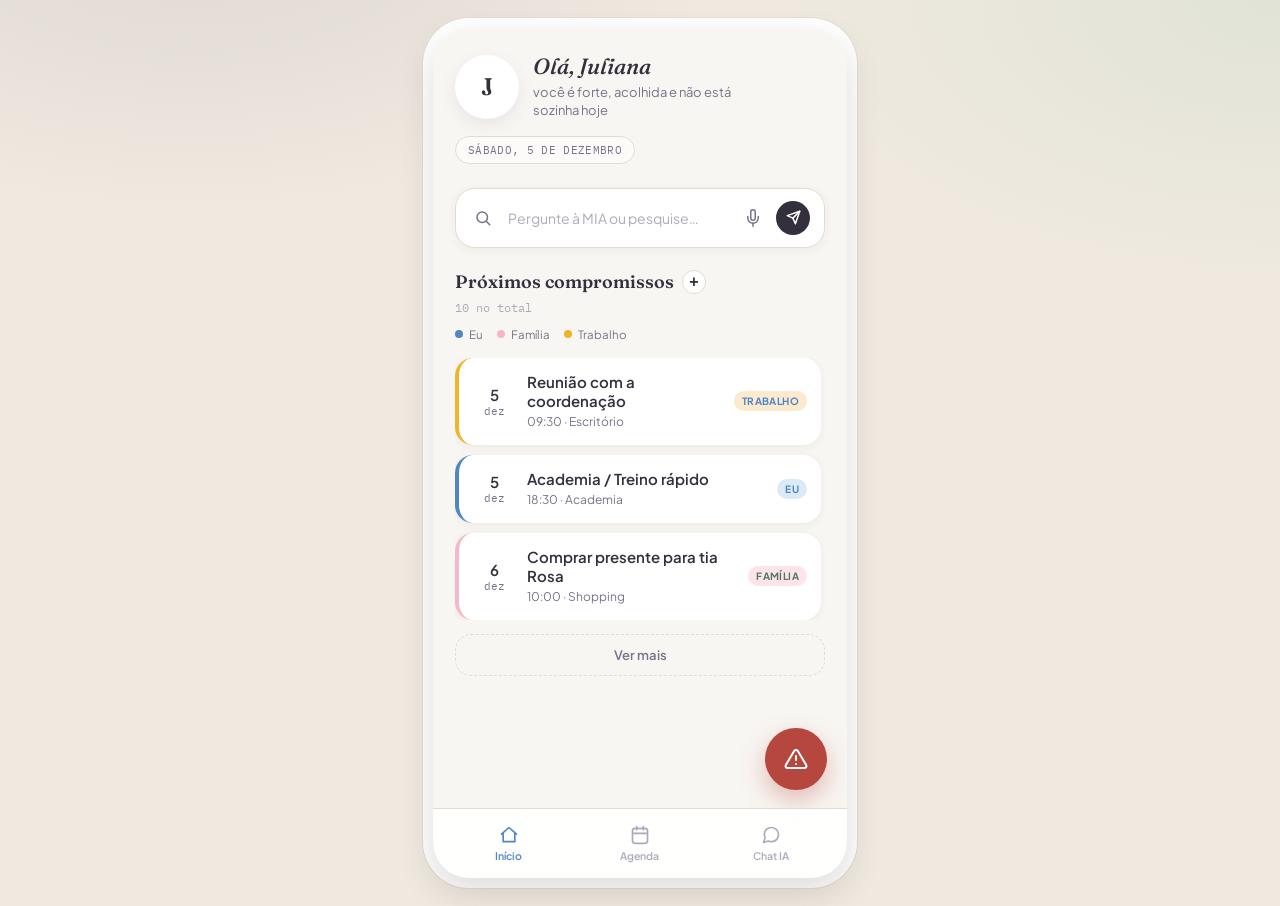
<file: index.html>
<!DOCTYPE html>
<html lang="pt-BR">
<head>
<meta charset="UTF-8">
<meta name="viewport" content="width=device-width, initial-scale=1.0">
<title>MIA</title>

<link rel="stylesheet" href="css/style.css">
<link rel="preconnect" href="https://fonts.googleapis.com">
<link href="https://fonts.googleapis.com/css2?family=Fraunces:ital,opsz,wght@0,9..144,400;0,9..144,600;1,9..144,500;1,9..144,600&family=Plus+Jakarta+Sans:wght@400;500;600;700;800&family=IBM+Plex+Mono:wght@400;500&display=swap" rel="stylesheet">
</head>
<body data-page="home">

<div class="device">

  <!-- ===================== HOME ===================== -->
  <div class="screen active" id="screen-home" style="display:flex; flex-direction:column; height:850px;">

    <header class="top">
      <div class="header-row">
        <div class="avatar-wrap">
          <div class="avatar">J</div>
        </div>
        <div class="greeting-block">
          <p class="greeting">Olá, Juliana</p>
          <p class="affirmation">você é forte, acolhida e não está sozinha hoje</p>
        </div>
      </div>
      <div class="date-pill" id="today-pill">— carregando —</div>
    </header>

    <main>
      <div class="search-bar">
        <button class="icon-btn" aria-label="Buscar">
          <svg width="18" height="18" viewBox="0 0 24 24" fill="none" stroke="currentColor" stroke-width="2" stroke-linecap="round"><circle cx="11" cy="11" r="7"/><line x1="21" y1="21" x2="16.65" y2="16.65"/></svg>
        </button>
        <input id="home-search" type="text" placeholder="Pergunte à MIA ou pesquise…" />
        <button class="icon-btn" id="home-mic" aria-label="Falar">
          <svg width="18" height="18" viewBox="0 0 24 24" fill="none" stroke="currentColor" stroke-width="2" stroke-linecap="round" stroke-linejoin="round"><path d="M12 1a3 3 0 0 0-3 3v8a3 3 0 0 0 6 0V4a3 3 0 0 0-3-3z"/><path d="M19 10v2a7 7 0 0 1-14 0v-2"/><line x1="12" y1="19" x2="12" y2="23"/></svg>
        </button>
        <button class="send-btn" id="home-send" aria-label="Enviar">
          <svg width="15" height="15" viewBox="0 0 24 24" fill="none" stroke="currentColor" stroke-width="2.4" stroke-linecap="round" stroke-linejoin="round"><line x1="22" y1="2" x2="11" y2="13"/><polygon points="22 2 15 22 11 13 2 9 22 2"/></svg>
        </button>
      </div>

      <div class="section-title">
        <div class="section-title-main">
          <div class="section-title-row">
            <h2>Próximos compromissos</h2>
            <button class="mini-add-btn" id="btn-add-task-inline" aria-label="Adicionar tarefa">+</button>
          </div>
          <span id="task-count">0 no total</span>
        </div>
      </div>

      <div class="legend">
        <div class="legend-item"><span class="dot eu"></span> Eu</div>
        <div class="legend-item"><span class="dot familia"></span> Família</div>
        <div class="legend-item"><span class="dot trabalho"></span> Trabalho</div>
      </div>

      <div class="task-list" id="task-list"></div>

      <button class="ver-mais" id="ver-mais-btn">Ver mais</button>
    </main>

    <button class="fab-emergency" id="btn-emergency" aria-label="Emergência">
      <svg width="24" height="24" viewBox="0 0 24 24" fill="none" stroke="#fff" stroke-width="2" stroke-linecap="round" stroke-linejoin="round"><path d="M10.29 3.86L1.82 18a2 2 0 0 0 1.71 3h16.94a2 2 0 0 0 1.71-3L13.71 3.86a2 2 0 0 0-3.42 0z"/><line x1="12" y1="9" x2="12" y2="13"/><line x1="12" y1="17" x2="12.01" y2="17"/></svg>
    </button>

  </div>

  <!-- ===================== TAB BAR ===================== -->
  <nav class="tabbar">
    <a class="tab-btn active" href="index.html" aria-current="page">
      <svg width="20" height="20" viewBox="0 0 24 24" fill="none" stroke-width="2" stroke-linecap="round" stroke-linejoin="round"><path d="M3 11l9-8 9 8"/><path d="M5 10v10h14V10"/></svg>
      Início
    </a>
    <a class="tab-btn" href="pages/agenda.html">
      <svg width="20" height="20" viewBox="0 0 24 24" fill="none" stroke-width="2" stroke-linecap="round" stroke-linejoin="round"><rect x="3" y="4" width="18" height="18" rx="3"/><line x1="16" y1="2" x2="16" y2="6"/><line x1="8" y1="2" x2="8" y2="6"/><line x1="3" y1="10" x2="21" y2="10"/></svg>
      Agenda
    </a>
    <a class="tab-btn" href="pages/chat.html">
      <svg width="20" height="20" viewBox="0 0 24 24" fill="none" stroke-width="2" stroke-linecap="round" stroke-linejoin="round"><path d="M21 11.5a8.38 8.38 0 0 1-.9 3.8 8.5 8.5 0 0 1-7.6 4.7 8.38 8.38 0 0 1-3.8-.9L3 21l1.9-5.7a8.38 8.38 0 0 1-.9-3.8 8.5 8.5 0 0 1 4.7-7.6 8.38 8.38 0 0 1 3.8-.9h.5a8.48 8.48 0 0 1 8 8v.5z"/></svg>
      Chat IA
    </a>
  </nav>

  <!-- ===================== MODAL: NOVA TAREFA ===================== -->
  <div class="overlay" id="overlay-add">
    <div class="sheet">
      <h3>Nova tarefa</h3>
      <div class="field">
        <label>O que você precisa lembrar?</label>
        <input type="text" id="new-title" placeholder="Ex: Consulta médica">
      </div>
      <div class="field">
        <label>Categoria</label>
        <div class="cat-choice">
          <div class="cat-opt active" data-cat="eu">Eu</div>
          <div class="cat-opt" data-cat="familia">Família</div>
          <div class="cat-opt" data-cat="trabalho">Trabalho</div>
        </div>
      </div>
      <div class="field">
        <label>Data</label>
        <input type="date" id="new-date">
      </div>
      <div class="field">
        <label>Horário</label>
        <input type="time" id="new-time" value="09:00">
      </div>
      <div class="sheet-actions">
        <button class="btn-ghost" id="cancel-add">Cancelar</button>
        <button class="btn-primary" id="confirm-add">Salvar tarefa</button>
      </div>
    </div>
  </div>

  <!-- ===================== MODAL: EMERGÊNCIA (PRINCIPAL) ===================== -->
  <div class="overlay" id="overlay-emergency">
    <div class="sheet sheet-emergency">
      <p class="sheet-kicker">Emergência</p>
      <h3>Como a MIA pode te ajudar agora?</h3>
      <p class="sheet-copy">Escolha quem você quer avisar. Você revisa e confirma tudo antes de qualquer mensagem sair.</p>

      <div class="emg-section">
        <span class="emg-section-title">Avisar o gestor</span>
        <div id="emg-manager-slot"></div>
      </div>

      <div class="emg-section">
        <span class="emg-section-title">Avisar um contato</span>
        <p class="emg-hint">Selecione uma ou mais pessoas para contatar.</p>
        <div class="emg-list" id="emg-contacts-list"></div>
      </div>

      <div class="sheet-actions">
        <button class="btn-ghost" id="close-emergency">Fechar</button>
        <button class="btn-primary" id="emg-continue-contacts" disabled>Continuar</button>
      </div>
    </div>
  </div>

  <!-- ===================== MODAL: GESTOR — DIAS DE AUSÊNCIA ===================== -->
  <div class="overlay" id="overlay-emergency-manager">
    <div class="sheet sheet-emergency">
      <p class="sheet-kicker">Avisar o gestor</p>
      <h3>Por quantos dias você acredita que ficará ausente?</h3>
      <p class="sheet-copy">A MIA vai buscar suas tarefas com a tag <strong>Trabalho</strong> nesse período.</p>

      <div class="field">
        <label for="emg-manager-days">Dias de ausência</label>
        <input type="number" id="emg-manager-days" min="1" value="1">
      </div>

      <div class="field">
        <label>Tarefas de trabalho encontradas</label>
        <div class="emg-task-preview" id="emg-manager-tasks"></div>
      </div>

      <div class="sheet-actions">
        <button class="btn-ghost" id="emg-manager-back">Voltar</button>
        <button class="btn-primary" id="emg-manager-next">Continuar</button>
      </div>
    </div>
  </div>

  <!-- ===================== MODAL: GESTOR — CADASTRO ===================== -->
  <div class="overlay" id="overlay-emergency-manager-register">
    <div class="sheet sheet-emergency">
      <p class="sheet-kicker">Cadastrar gestor</p>
      <h3>Adicionar gestor para avisar em emergência</h3>
      <div class="field">
        <label for="emg-manager-register-name">Nome</label>
        <input type="text" id="emg-manager-register-name" placeholder="Ex.: Patrícia">
      </div>
      <div class="field">
        <label for="emg-manager-register-phone">Telefone</label>
        <input type="tel" id="emg-manager-register-phone" placeholder="Ex.: 5511988882222">
      </div>
      <div class="sheet-actions">
        <button class="btn-ghost" id="emg-manager-register-back">Voltar</button>
        <button class="btn-primary" id="emg-manager-register-save">Salvar</button>
      </div>
    </div>
  </div>

  <!-- ===================== MODAL: GESTOR — MENSAGEM ===================== -->
  <div class="overlay" id="overlay-emergency-manager-message">
    <div class="sheet sheet-emergency">
      <p class="sheet-kicker">Revisar mensagem</p>
      <h3 id="emg-manager-message-question">Você deseja enviar esta mensagem para o gestor?</h3>
      <div class="field">
        <label>Mensagem (você pode editar tudo antes de enviar)</label>
        <textarea id="emg-manager-message-text" rows="10"></textarea>
      </div>
      <div class="sheet-actions">
        <button class="btn-ghost" id="emg-manager-message-back">Voltar</button>
        <button class="btn-primary" id="emg-manager-send">Enviar</button>
      </div>
    </div>
  </div>

  <!-- ===================== MODAL: CONTATO — CADASTRO ===================== -->
  <div class="overlay" id="overlay-emergency-contact-register">
    <div class="sheet sheet-emergency">
      <p class="sheet-kicker">Cadastrar contato</p>
      <h3>Adicionar um contato para avisar em emergência</h3>
      <div class="field">
        <label for="emg-contact-register-name">Nome</label>
        <input type="text" id="emg-contact-register-name" placeholder="Ex.: Mariana">
      </div>
      <div class="field">
        <label for="emg-contact-register-phone">Telefone</label>
        <input type="tel" id="emg-contact-register-phone" placeholder="Ex.: 5511999990001">
      </div>
      <div class="sheet-actions">
        <button class="btn-ghost" id="emg-contact-register-back">Voltar</button>
        <button class="btn-primary" id="emg-contact-register-save">Salvar</button>
      </div>
    </div>
  </div>

  <!-- ===================== MODAL: CONTATO — LIGAR OU ENVIAR MENSAGEM ===================== -->
  <div class="overlay" id="overlay-emergency-contact-call">
    <div class="sheet sheet-emergency">
      <p class="sheet-kicker">Avisar um contato</p>
      <h3 id="emg-contact-call-title">O que você deseja fazer?</h3>
      <div class="emg-call-actions">
        <button class="btn-primary" id="emg-contact-call-btn">📞 Ligar</button>
        <button class="btn-primary" id="emg-contact-message-btn">💬 Enviar mensagem</button>
      </div>
      <div class="sheet-actions">
        <button class="btn-ghost" id="emg-contact-call-back">Voltar</button>
      </div>
    </div>
  </div>

  <!-- ===================== MODAL: CONTATO — MENSAGEM ===================== -->
  <div class="overlay" id="overlay-emergency-contact-message">
    <div class="sheet sheet-emergency">
      <p class="sheet-kicker">Revisar mensagem</p>
      <h3 id="emg-contact-message-question">Você deseja enviar esta mensagem?</h3>

      <div class="emg-double-check">
        <input type="checkbox" id="emg-share-location">
        <label for="emg-share-location">Compartilhar localização</label>
      </div>

      <div class="field">
        <label>Mensagem (você pode editar tudo antes de enviar)</label>
        <textarea id="emg-contact-message-text" rows="9"></textarea>
      </div>
      <div class="sheet-actions">
        <button class="btn-ghost" id="emg-contact-message-back">Voltar</button>
        <button class="btn-primary" id="emg-contact-send">Enviar</button>
      </div>
    </div>
  </div>

  <!-- ===================== MODAL: CONFIRMAÇÃO FINAL (COMUM) ===================== -->
  <div class="overlay" id="overlay-emergency-confirm">
    <div class="sheet sheet-confirm">
      <p class="sheet-kicker">Tem certeza?</p>
      <h3>Você tem certeza que deseja enviar esta mensagem?</h3>
      <div class="sheet-actions">
        <button class="btn-ghost" id="emg-cancel-confirm">Cancelar</button>
        <button class="btn-primary" id="emg-confirm-send">Confirmar envio</button>
      </div>
    </div>
  </div>

</div>
</body>
<script src="js/main.js"></script>
</html>
</file>
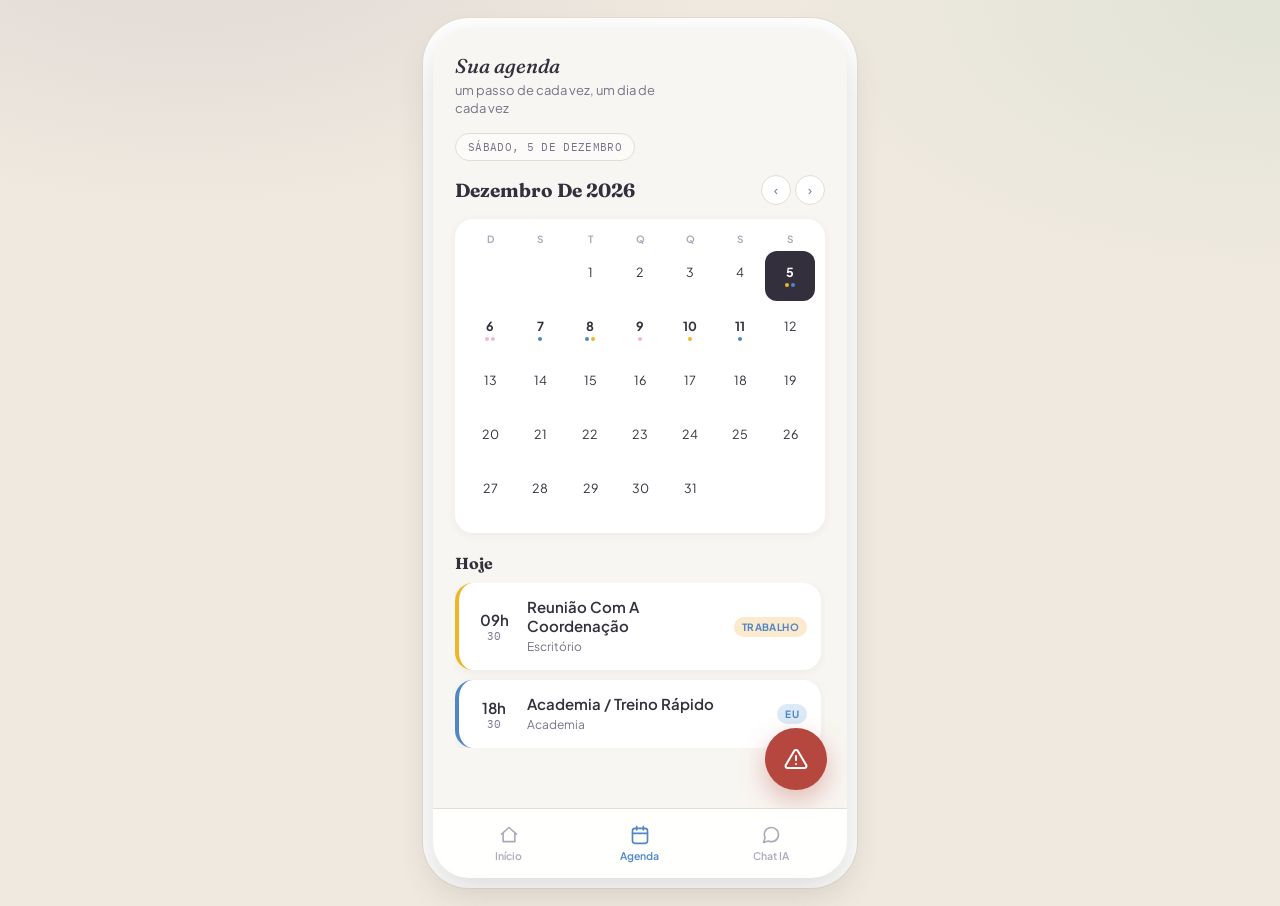
<file: pages/agenda.html>
<!DOCTYPE html>
<html lang="pt-BR">
<head>
<meta charset="UTF-8">
<meta name="viewport" content="width=device-width, initial-scale=1.0">
<title>Colo — Agenda</title>
<link rel="preconnect" href="https://fonts.googleapis.com">
<link href="https://fonts.googleapis.com/css2?family=Fraunces:ital,opsz,wght=0,9..144,400;0,9..144,600;1,9..144,500;1,9..144,600&family=Plus+Jakarta+Sans:wght@400;500;600;700;800&family=IBM+Plex+Mono:wght@400;500&display=swap" rel="stylesheet">
<link rel="stylesheet" href="../css/style.css">
</head>
<body>

<div class="device">

  <header class="top" style="padding-bottom:8px;">
    <div class="header-row">
      <div class="greeting-block">
        <p class="greeting" style="font-size:20px;">Sua agenda</p>
        <p class="affirmation">um passo de cada vez, um dia de cada vez</p>
      </div>
    </div>
    <div class="date-pill" id="today-pill">— carregando —</div>
  </header>

  <main style="padding-top:6px;">
    <div class="cal-head">
      <h2 id="cal-month-label">—</h2>
      <div class="cal-nav">
        <button id="cal-prev" aria-label="Mês anterior">‹</button>
        <button id="cal-next" aria-label="Próximo mês">›</button>
      </div>
    </div>

    <div class="cal-grid">
      <div class="cal-weekdays">
        <span>D</span><span>S</span><span>T</span><span>Q</span><span>Q</span><span>S</span><span>S</span>
      </div>
      <div class="cal-days" id="cal-days"></div>
    </div>

    <div class="day-detail">
      <h3 id="day-detail-title">Hoje</h3>
      <div class="task-list" id="day-detail-list"></div>
    </div>
  </main>

  <button class="fab-emergency" aria-label="Emergência">
    <svg width="24" height="24" viewBox="0 0 24 24" fill="none" stroke="#fff" stroke-width="2" stroke-linecap="round" stroke-linejoin="round"><path d="M10.29 3.86L1.82 18a2 2 0 0 0 1.71 3h16.94a2 2 0 0 0 1.71-3L13.71 3.86a2 2 0 0 0-3.42 0z"/><line x1="12" y1="9" x2="12" y2="13"/><line x1="12" y1="17" x2="12.01" y2="17"/></svg>
  </button>

  <nav class="tabbar">
    <a class="tab-btn" href="../index.html">
      <svg width="20" height="20" viewBox="0 0 24 24" fill="none" stroke-width="2" stroke-linecap="round" stroke-linejoin="round"><path d="M3 11l9-8 9 8"/><path d="M5 10v10h14V10"/></svg>
      Início
    </a>
    <a class="tab-btn active" href="agenda.html">
      <svg width="20" height="20" viewBox="0 0 24 24" fill="none" stroke-width="2" stroke-linecap="round" stroke-linejoin="round"><rect x="3" y="4" width="18" height="18" rx="3"/><line x1="16" y1="2" x2="16" y2="6"/><line x1="8" y1="2" x2="8" y2="6"/><line x1="3" y1="10" x2="21" y2="10"/></svg>
      Agenda
    </a>
    <a class="tab-btn" href="chat.html">
      <svg width="20" height="20" viewBox="0 0 24 24" fill="none" stroke-width="2" stroke-linecap="round" stroke-linejoin="round"><path d="M21 11.5a8.38 8.38 0 0 1-.9 3.8 8.5 8.5 0 0 1-7.6 4.7 8.38 8.38 0 0 1-3.8-.9L3 21l1.9-5.7a8.38 8.38 0 0 1-.9-3.8 8.5 8.5 0 0 1 4.7-7.6 8.38 8.38 0 0 1 3.8-.9h.5a8.48 8.48 0 0 1 8 8v.5z"/></svg>
      Chat IA
    </a>
  </nav>

  <!-- ===================== MODAL: EMERGÊNCIA (PRINCIPAL) ===================== -->
  <div class="overlay" id="overlay-emergency">
    <div class="sheet sheet-emergency">
      <p class="sheet-kicker">Emergência</p>
      <h3>Como a MIA pode te ajudar agora?</h3>
      <p class="sheet-copy">Escolha quem você quer avisar. Você revisa e confirma tudo antes de qualquer mensagem sair.</p>

      <div class="emg-section">
        <span class="emg-section-title">Avisar o gestor</span>
        <div id="emg-manager-slot"></div>
      </div>

      <div class="emg-section">
        <span class="emg-section-title">Avisar um contato</span>
        <p class="emg-hint">Selecione uma ou mais pessoas para contatar.</p>
        <div class="emg-list" id="emg-contacts-list"></div>
      </div>

      <div class="sheet-actions">
        <button class="btn-ghost" id="close-emergency">Fechar</button>
        <button class="btn-primary" id="emg-continue-contacts" disabled>Continuar</button>
      </div>
    </div>
  </div>

  <!-- ===================== MODAL: GESTOR — DIAS DE AUSÊNCIA ===================== -->
  <div class="overlay" id="overlay-emergency-manager">
    <div class="sheet sheet-emergency">
      <p class="sheet-kicker">Avisar o gestor</p>
      <h3>Por quantos dias você acredita que ficará ausente?</h3>
      <p class="sheet-copy">A MIA vai buscar suas tarefas com a tag <strong>Trabalho</strong> nesse período.</p>

      <div class="field">
        <label for="emg-manager-days">Dias de ausência</label>
        <input type="number" id="emg-manager-days" min="1" value="1">
      </div>

      <div class="field">
        <label>Tarefas de trabalho encontradas</label>
        <div class="emg-task-preview" id="emg-manager-tasks"></div>
      </div>

      <div class="sheet-actions">
        <button class="btn-ghost" id="emg-manager-back">Voltar</button>
        <button class="btn-primary" id="emg-manager-next">Continuar</button>
      </div>
    </div>
  </div>

  <!-- ===================== MODAL: GESTOR — CADASTRO ===================== -->
  <div class="overlay" id="overlay-emergency-manager-register">
    <div class="sheet sheet-emergency">
      <p class="sheet-kicker">Cadastrar gestor</p>
      <h3>Adicionar gestor para avisar em emergência</h3>
      <div class="field">
        <label for="emg-manager-register-name">Nome</label>
        <input type="text" id="emg-manager-register-name" placeholder="Ex.: Patrícia">
      </div>
      <div class="field">
        <label for="emg-manager-register-phone">Telefone</label>
        <input type="tel" id="emg-manager-register-phone" placeholder="Ex.: 5511988882222">
      </div>
      <div class="sheet-actions">
        <button class="btn-ghost" id="emg-manager-register-back">Voltar</button>
        <button class="btn-primary" id="emg-manager-register-save">Salvar</button>
      </div>
    </div>
  </div>

  <!-- ===================== MODAL: GESTOR — MENSAGEM ===================== -->
  <div class="overlay" id="overlay-emergency-manager-message">
    <div class="sheet sheet-emergency">
      <p class="sheet-kicker">Revisar mensagem</p>
      <h3 id="emg-manager-message-question">Você deseja enviar esta mensagem para o gestor?</h3>
      <div class="field">
        <label>Mensagem (você pode editar tudo antes de enviar)</label>
        <textarea id="emg-manager-message-text" rows="10"></textarea>
      </div>
      <div class="sheet-actions">
        <button class="btn-ghost" id="emg-manager-message-back">Voltar</button>
        <button class="btn-primary" id="emg-manager-send">Enviar</button>
      </div>
    </div>
  </div>

  <!-- ===================== MODAL: CONTATO — CADASTRO ===================== -->
  <div class="overlay" id="overlay-emergency-contact-register">
    <div class="sheet sheet-emergency">
      <p class="sheet-kicker">Cadastrar contato</p>
      <h3>Adicionar um contato para avisar em emergência</h3>
      <div class="field">
        <label for="emg-contact-register-name">Nome</label>
        <input type="text" id="emg-contact-register-name" placeholder="Ex.: Mariana">
      </div>
      <div class="field">
        <label for="emg-contact-register-phone">Telefone</label>
        <input type="tel" id="emg-contact-register-phone" placeholder="Ex.: 5511999990001">
      </div>
      <div class="sheet-actions">
        <button class="btn-ghost" id="emg-contact-register-back">Voltar</button>
        <button class="btn-primary" id="emg-contact-register-save">Salvar</button>
      </div>
    </div>
  </div>

  <!-- ===================== MODAL: CONTATO — LIGAR OU ENVIAR MENSAGEM ===================== -->
  <div class="overlay" id="overlay-emergency-contact-call">
    <div class="sheet sheet-emergency">
      <p class="sheet-kicker">Avisar um contato</p>
      <h3 id="emg-contact-call-title">O que você deseja fazer?</h3>
      <div class="emg-call-actions">
        <button class="btn-primary" id="emg-contact-call-btn">📞 Ligar</button>
        <button class="btn-primary" id="emg-contact-message-btn">💬 Enviar mensagem</button>
      </div>
      <div class="sheet-actions">
        <button class="btn-ghost" id="emg-contact-call-back">Voltar</button>
      </div>
    </div>
  </div>

  <!-- ===================== MODAL: CONTATO — MENSAGEM ===================== -->
  <div class="overlay" id="overlay-emergency-contact-message">
    <div class="sheet sheet-emergency">
      <p class="sheet-kicker">Revisar mensagem</p>
      <h3 id="emg-contact-message-question">Você deseja enviar esta mensagem?</h3>

      <div class="emg-double-check">
        <input type="checkbox" id="emg-share-location">
        <label for="emg-share-location">Compartilhar localização</label>
      </div>

      <div class="field">
        <label>Mensagem (você pode editar tudo antes de enviar)</label>
        <textarea id="emg-contact-message-text" rows="9"></textarea>
      </div>
      <div class="sheet-actions">
        <button class="btn-ghost" id="emg-contact-message-back">Voltar</button>
        <button class="btn-primary" id="emg-contact-send">Enviar</button>
      </div>
    </div>
  </div>

  <!-- ===================== MODAL: CONFIRMAÇÃO FINAL (COMUM) ===================== -->
  <div class="overlay" id="overlay-emergency-confirm">
    <div class="sheet sheet-confirm">
      <p class="sheet-kicker">Tem certeza?</p>
      <h3>Você tem certeza que deseja enviar esta mensagem?</h3>
      <div class="sheet-actions">
        <button class="btn-ghost" id="emg-cancel-confirm">Cancelar</button>
        <button class="btn-primary" id="emg-confirm-send">Confirmar envio</button>
      </div>
    </div>
  </div>

  <div class="overlay" id="overlay-detail">
    <div class="sheet" style="max-height: 85%; overflow-y: auto;">
      <div style="display: flex; justify-content: space-between; align-items: flex-start; margin-bottom: 12px;">
        <div>
          <span id="detail-badge" class="badge">Categoria</span>
          <h3 id="detail-title" style="margin-top: 8px; margin-bottom: 4px;">Título da Tarefa</h3>
        </div>
        <div style="display: flex; gap: 6px;">
          <button class="icon-btn-action" id="btn-edit-task" title="Editar tarefa">✏️</button>
          <button class="icon-btn-action" id="btn-delete-task" title="Excluir tarefa" style="background: var(--alerta-tint); color: var(--alerta);">🗑️</button>
        </div>
      </div>

      <div id="detail-view-mode">
        <div style="display: flex; gap: 16px; margin-bottom: 16px; font-size: 13px; color: var(--ink-soft);">
          <div>📅 <span id="detail-date">00/00/0000</span></div>
          <div>⏰ <span id="detail-time">00:00</span></div>
          <div id="detail-place-wrapper">📍 <span id="detail-place">Local</span></div>
        </div>

        <div class="ia-suggestion-card">
          <div class="ia-title">✨ Sugestão da MIA</div>
          <p id="detail-ia-text">Analisando sua rotina para gerar sugestões de bem-estar...</p>
        </div>

        <div class="field" style="margin-top: 16px;">
          <label>👥 SE ESTIVER SOBRECARREGADA, DELEGUE:</label>
          <select id="detail-delegate-select">
            <option value="">Ninguém (Eu assumo essa tarefa)</option>
            <option value="Rede de Apoio: Avó">Vovó (Cuidar das crianças/casa)</option>
            <option value="Amiga de Confiança">Mariana (Amiga de Apoio)</option>
            <option value="Vizinha Solidária">Dona Sônia (Vizinha)</option>
            <option value="Banco de Voluntários">Voluntário do projeto Colo</option>
          </select>
          <p id="delegated-status-text" style="font-size: 11px; color: var(--trabalho); margin-top: 4px; font-weight: 600; display:none;"></p>
        </div>
      </div>

      <div id="detail-edit-mode" style="display: none;">
        <div class="field">
          <label>Título da Tarefa</label>
          <input type="text" id="edit-title">
        </div>
        <div class="field">
          <label>Data</label>
          <input type="date" id="edit-date">
        </div>
        <div class="field">
          <label>Horário</label>
          <input type="time" id="edit-time">
        </div>
        <div class="field">
          <label>Local</label>
          <input type="text" id="edit-place">
        </div>
      </div>

      <div class="sheet-actions" style="margin-top: 18px;">
        <button class="btn-ghost" id="close-detail">Fechar</button>
        <button class="btn-primary" id="save-detail-changes" style="display: none;">Salvar Alterações</button>
      </div>
    </div>
  </div>

</div>

<script src="../js/main.js"></script>
</body>
</html>
</file>
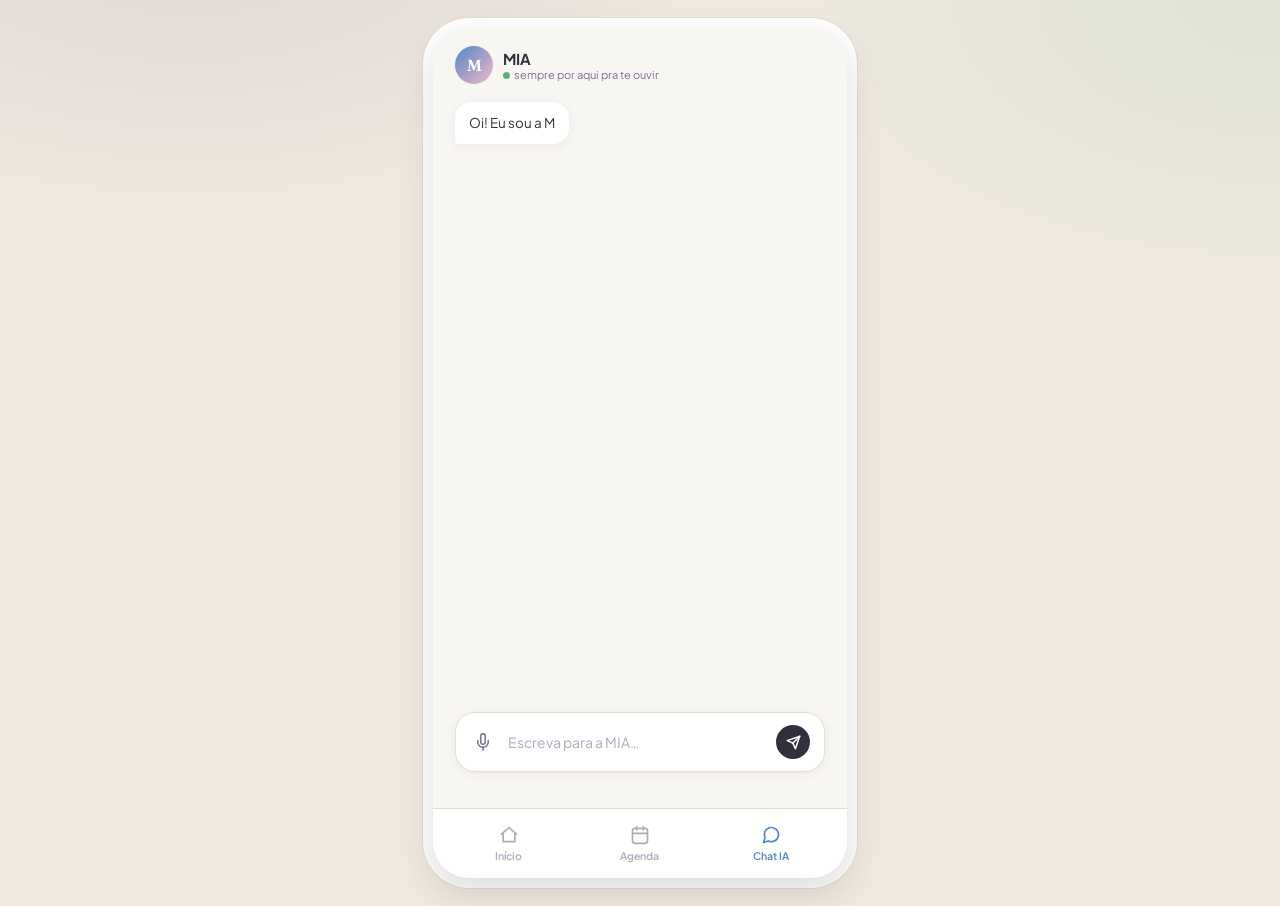
<file: pages/chat.html>
<!DOCTYPE html>
<html lang="pt-BR">
<head>
<meta charset="UTF-8">
<meta name="viewport" content="width=device-width, initial-scale=1.0">
<title>Colo — Chat com a MIA</title>
<link rel="preconnect" href="https://fonts.googleapis.com">
<link href="https://fonts.googleapis.com/css2?family=Fraunces:ital,opsz,wght@0,9..144,400;0,9..144,600;1,9..144,500;1,9..144,600&family=Plus+Jakarta+Sans:wght@400;500;600;700;800&family=IBM+Plex+Mono:wght@400;500&display=swap" rel="stylesheet">
<link rel="stylesheet" href="../css/style.css">
</head>
<body>

<div class="device">
  <div class="chat-screen">
    <div class="chat-header">
      <div class="mia-avatar">M</div>
      <div>
        <h2>MIA</h2>
        <p><span class="status-dot"></span>sempre por aqui pra te ouvir</p>
      </div>
    </div>

    <div class="chat-body" id="chat-body"></div>

    <div class="chat-input-bar">
      <div class="search-bar">
        <button class="icon-btn" id="chat-mic" aria-label="Falar">
          <svg width="18" height="18" viewBox="0 0 24 24" fill="none" stroke="currentColor" stroke-width="2" stroke-linecap="round" stroke-linejoin="round"><path d="M12 1a3 3 0 0 0-3 3v8a3 3 0 0 0 6 0V4a3 3 0 0 0-3-3z"/><path d="M19 10v2a7 7 0 0 1-14 0v-2"/><line x1="12" y1="19" x2="12" y2="23"/></svg>
        </button>
        <input id="chat-input" type="text" placeholder="Escreva para a MIA…" />
        <button class="send-btn" id="chat-send" aria-label="Enviar">
          <svg width="15" height="15" viewBox="0 0 24 24" fill="none" stroke="currentColor" stroke-width="2.4" stroke-linecap="round" stroke-linejoin="round"><line x1="22" y1="2" x2="11" y2="13"/><polygon points="22 2 15 22 11 13 2 9 22 2"/></svg>
        </button>
      </div>
    </div>
  </div>

  <nav class="tabbar">
    <a class="tab-btn" href="../index.html">
      <svg width="20" height="20" viewBox="0 0 24 24" fill="none" stroke-width="2" stroke-linecap="round" stroke-linejoin="round"><path d="M3 11l9-8 9 8"/><path d="M5 10v10h14V10"/></svg>
      Início
    </a>
    <a class="tab-btn" href="agenda.html">
      <svg width="20" height="20" viewBox="0 0 24 24" fill="none" stroke-width="2" stroke-linecap="round" stroke-linejoin="round"><rect x="3" y="4" width="18" height="18" rx="3"/><line x1="16" y1="2" x2="16" y2="6"/><line x1="8" y1="2" x2="8" y2="6"/><line x1="3" y1="10" x2="21" y2="10"/></svg>
      Agenda
    </a>
    <a class="tab-btn active" href="chat.html">
      <svg width="20" height="20" viewBox="0 0 24 24" fill="none" stroke-width="2" stroke-linecap="round" stroke-linejoin="round"><path d="M21 11.5a8.38 8.38 0 0 1-.9 3.8 8.5 8.5 0 0 1-7.6 4.7 8.38 8.38 0 0 1-3.8-.9L3 21l1.9-5.7a8.38 8.38 0 0 1-.9-3.8 8.5 8.5 0 0 1 4.7-7.6 8.38 8.38 0 0 1 3.8-.9h.5a8.48 8.48 0 0 1 8 8v.5z"/></svg>
      Chat IA
    </a>
  </nav>
</div>

<script>
  document.addEventListener("DOMContentLoaded", () => {
    const chatBody = document.getElementById("chat-body");
    const chatInput = document.getElementById("chat-input");
    const chatSend = document.getElementById("chat-send");

    // Banco de respostas da MIA baseado em palavras-chave
    const respostasMia = {
      "oi": "Olá! Que bom te ver por aqui. Como você está se sentindo hoje?",
      "olá": "Oi! Sempre um prazer conversar com você. Do que você precisa hoje?",
      "bom dia": "Bom dia! Espero que seu dia seja leve. Como posso te ajudar?",
      "boa tarde": "Boa tarde! Como está sendo o seu dia até agora?",
      "boa noite": "Boa noite. Como foi o seu dia? Estou aqui para ouvir.",
      "triste": "Sinto muito que esteja se sentindo assim. Quer desabafar sobre o que aconteceu? Estou te ouvindo.",
      "ansioso": "Respire fundo... vai dar tudo certo. Quer que eu te ajude a organizar as tarefas do dia para aliviar a mente?",
      "agenda": "Você pode checar seus compromissos clicando na aba 'Agenda' ali embaixo!",
      "obrigado": "Imagina! Estou aqui para isso. Se precisar de mais algo, só chamar. 🤍",
      "padrão": "Entendi. Me conta mais sobre isso? Estou aqui para te apoiar no que precisar."
    };

    const pendingChatMessage = localStorage.getItem("mia.pendingChatMessage");

    // ---------- RITMO DA CONVERSA ----------
    // Ajustado para um ritmo mais natural e menos "instantâneo", evitando
    // que as respostas da MIA pareçam apressadas ou robóticas.
    const VELOCIDADE_DIGITACAO_MS = 32;   // tempo (ms) entre cada caractere revelado
    const DIGITACAO_MIN_MS = 700;         // duração mínima do indicador "digitando..."
    const DIGITACAO_MAX_MS = 2600;        // duração máxima, para evitar esperas excessivas
    let intervaloDigitacaoAtivo = null;   // evita sobreposição caso duas respostas sejam disparadas em sequência

    // Mensagem de boas-vindas da MIA ao carregar a página
    setTimeout(() => {
      if (pendingChatMessage) {
        adicionarMensagemDigitada(pendingChatMessage, "mia");
        localStorage.removeItem("mia.pendingChatMessage");
      } else {
        adicionarMensagemDigitada("Oi! Eu sou a MIA. Como está seu dia? Pode desabafar ou me pedir ajuda com a rotina.", "mia");
      }
    }, 900);

    // Função para renderizar as mensagens na tela (texto aparece de uma vez — usada para o que a própria usuária digitou)
    function adicionarMensagem(texto, remetente) {
      const msgDiv = document.createElement("div");
      msgDiv.classList.add("message", remetente === "user" ? "user-msg" : "mia-msg");
      msgDiv.innerText = texto;
      chatBody.appendChild(msgDiv);
      chatBody.scrollTop = chatBody.scrollHeight; // Rola o chat para baixo
      return msgDiv;
    }

    // Função para renderizar as respostas da MIA com efeito de digitação suave,
    // caractere a caractere, em vez de aparecerem de forma instantânea.
    function adicionarMensagemDigitada(texto, remetente) {
      if (remetente !== "mia") {
        return adicionarMensagem(texto, remetente);
      }
      if (intervaloDigitacaoAtivo) {
        clearInterval(intervaloDigitacaoAtivo);
        intervaloDigitacaoAtivo = null;
      }
      const msgDiv = adicionarMensagem("", "mia");
      let posicao = 0;
      intervaloDigitacaoAtivo = setInterval(() => {
        posicao++;
        msgDiv.innerText = texto.slice(0, posicao);
        chatBody.scrollTop = chatBody.scrollHeight;
        if (posicao >= texto.length) {
          clearInterval(intervaloDigitacaoAtivo);
          intervaloDigitacaoAtivo = null;
        }
      }, VELOCIDADE_DIGITACAO_MS);
      return msgDiv;
    }

    // ---------- PARSER DE LINGUAGEM NATURAL PARA COMPROMISSOS (MIA) ----------
    const STORAGE_KEY = 'mia.tasks';

    function addDays(n) {
      const d = new Date();
      d.setDate(d.getDate() + n);
      const off = d.getTimezoneOffset();
      const local = new Date(d.getTime() - off*60000);
      return local.toISOString().slice(0,10);
    }

    const defaultTasks = [
      { id:1, title:'Reunião com a coordenação', category:'trabalho', date:new Date().toISOString().slice(0,10), time:'09:30', place:'Escritório' },
      { id:2, title:'Escola — reunião de pais', category:'familia', date:addDays(1), time:'14:00', place:'Colégio do Ana' },
      { id:3, title:'Consulta médica', category:'eu', date:addDays(2), time:'10:15', place:'Clínica Bem Estar' },
      { id:4, title:'Aniversário da tia Rosa', category:'familia', date:addDays(4), time:'19:00', place:'Casa da tia Rosa' },
      { id:5, title:'Entrega do relatório mensal', category:'trabalho', date:addDays(5), time:'18:00', place:'Online' },
      { id:6, title:'Ioga — 30 minutos pra mim', category:'eu', date:addDays(6), time:'07:00', place:'Em casa' },
      { id:7, title:'Academia / Treino rápido', category:'eu', date:new Date().toISOString().slice(0,10), time:'18:30', place:'Academia' },
      { id:8, title:'Comprar presente para tia Rosa', category:'familia', date:addDays(1), time:'10:00', place:'Shopping' },
      { id:9, title:'Dentista', category:'eu', date:addDays(3), time:'09:00', place:'Odontoclin' },
      { id:10, title:'Reunião de alinhamento', category:'trabalho', date:addDays(3), time:'15:00', place:'Zoom' }
    ];

    function loadTasks(){
      try{
        const saved = localStorage.getItem(STORAGE_KEY);
        if(!saved) return [...defaultTasks];
        const parsed = JSON.parse(saved);
        return Array.isArray(parsed) ? parsed : [...defaultTasks];
      } catch {
        return [...defaultTasks];
      }
    }

    function saveTasks(tasksList){
      localStorage.setItem(STORAGE_KEY, JSON.stringify(tasksList));
    }

    const TRIGGER_VERB_REGEX = /(?<!\p{L})(agendar|agende|agenda|marcar|marca|marque|adicionar|adicione|criar|crie|cadastrar|cadastre|lembrar|lembre|colocar|coloque|incluir|inclua|anotar|anote|anota|salvar|salve|salva)(?!\p{L})/iu;

    const WEEKDAY_PATTERNS = [
      { index:0, regex:/(?<!\p{L})domingo(?!\p{L})/iu },
      { index:1, regex:/(?<!\p{L})segunda(-feira)?(?!\p{L})/iu },
      { index:2, regex:/(?<!\p{L})ter[cç]a(-feira)?(?!\p{L})/iu },
      { index:3, regex:/(?<!\p{L})quarta(-feira)?(?!\p{L})/iu },
      { index:4, regex:/(?<!\p{L})quinta(-feira)?(?!\p{L})/iu },
      { index:5, regex:/(?<!\p{L})sexta(-feira)?(?!\p{L})/iu },
      { index:6, regex:/(?<!\p{L})s[aá]bado(?!\p{L})/iu }
    ];

    const meses = ['janeiro','fevereiro','março','abril','maio','junho','julho','agosto','setembro','outubro','novembro','dezembro'];
    const diasSemana = ['domingo','segunda-feira','terça-feira','quarta-feira','quinta-feira','sexta-feira','sábado'];

    const todayISO = () => new Date().toISOString().slice(0,10);

    const toISO = (d) => {
      const off = d.getTimezoneOffset();
      const local = new Date(d.getTime() - off*60000);
      return local.toISOString().slice(0,10);
    };

    function nextDateForWeekday(targetDow){
      const d = new Date();
      const diff = (targetDow - d.getDay() + 7) % 7;
      d.setDate(d.getDate() + diff);
      return toISO(d);
    }

    function extractDate(text){
      let m = text.match(/(?<!\p{L})hoje(?!\p{L})/iu);
      if(m) return { iso: todayISO(), match: m[0] };

      m = text.match(/(?<!\p{L})depois de amanh[aã](?!\p{L})/iu);
      if(m) return { iso: addDays(2), match: m[0] };

      m = text.match(/(?<!\p{L})amanh[aã](?!\p{L})/iu);
      if(m) return { iso: addDays(1), match: m[0] };

      m = text.match(/\b(\d{1,2})\/(\d{1,2})(?:\/(\d{2,4}))?\b/);
      if(m){
        const day = parseInt(m[1], 10);
        const month = parseInt(m[2], 10) - 1;
        let year = m[3] ? parseInt(m[3], 10) : new Date().getFullYear();
        if(year < 100) year += 2000;
        return { iso: toISO(new Date(year, month, day)), match: m[0] };
      }

      m = text.match(/(?<!\p{L})dia\s+(\d{1,2})(?:\s+de\s+([a-zçàáâãéêíóôõú]+))?(?!\p{L})/iu);
      if(m){
        const day = parseInt(m[1], 10);
        const now = new Date();
        let month = now.getMonth();
        const year = now.getFullYear();
        if(m[2]){
          const monthIdx = meses.findIndex((mm)=> mm.toLowerCase() === m[2].toLowerCase());
          if(monthIdx >= 0) month = monthIdx;
        }
        let candidate = new Date(year, month, day);
        const startOfToday = new Date(now.getFullYear(), now.getMonth(), now.getDate());
        if(!m[2] && candidate < startOfToday){
          candidate = new Date(year, month + 1, day);
        }
        return { iso: toISO(candidate), match: m[0] };
      }

      for(const wp of WEEKDAY_PATTERNS){
        const wm = text.match(wp.regex);
        if(wm) return { iso: nextDateForWeekday(wp.index), match: wm[0] };
      }

      return null;
    }

    function extractTime(text){
      let m = text.match(/\b([01]?\d|2[0-3])[:h]([0-5]\d)\b/i);
      if(m){
        const hh = String(parseInt(m[1], 10)).padStart(2, '0');
        return { time: `${hh}:${m[2]}`, match: m[0] };
      }
      m = text.match(/\b([01]?\d|2[0-3])\s*h\b/i);
      if(m){
        const hh = String(parseInt(m[1], 10)).padStart(2, '0');
        return { time: `${hh}:00`, match: m[0] };
      }
      return null;
    }

    function escapeRegExp(str){
      return String(str || '').replace(/[.*+?^${}()|[\]\\]/g, '\\$&');
    }

    function normalizeAccents(str){
      return String(str || '').normalize('NFD').replace(/[\u0300-\u036f]/g, '');
    }

    function removeMatchWithConnector(str, matchToken){
      if(!matchToken) return str;
      const escaped = escapeRegExp(matchToken);
      const withConnector = new RegExp(`(?<!\\p{L})(para|em|no|na|dia|de|às|as)\\s+${escaped}`, 'iu');
      if(withConnector.test(str)) return str.replace(withConnector, ' ');
      return str.replace(new RegExp(escaped, 'i'), ' ');
    }

    function cleanupTitle(str){
      let working = str.replace(/\s{2,}/g, ' ').trim();
      let prevLength;
      do{
        prevLength = working.length;
        working = working.replace(/^(uma|um|o|a|de|da|do|para|em|no|na|dia|às|as)\s+/i, '').trim();
      } while(working.length !== prevLength && working.length > 0);
      do{
        prevLength = working.length;
        working = working.replace(/\s+(para|em|no|na|de|às|as|dia)$/i, '').trim();
        working = working.replace(/[.,;:!]+$/, '').trim();
      } while(working.length !== prevLength && working.length > 0);
      return working;
    }

    function guessCategory(text){
      const t = normalizeAccents(text).toLowerCase();
      if(/\b(reuniao|trabalho|relatorio|projeto|cliente|equipe|chefe|escritorio)\b/.test(t)) return 'trabalho';
      if(/\b(aniversario|familia|escola|filho|filha|mae|pai|marido|esposa|avo|sobrinh\w*)\b/.test(t)) return 'familia';
      return 'eu';
    }

    function parseTaskCommand(rawText){
      const text = (rawText || '').trim();
      if(!text) return null;

      const hasTrigger = TRIGGER_VERB_REGEX.test(text);
      const dateInfo = extractDate(text);
      const timeInfo = extractTime(text);

      if(!hasTrigger && !(dateInfo && timeInfo)) return null;

      let working = text;
      working = working.replace(TRIGGER_VERB_REGEX, ' ');
      if(dateInfo) working = removeMatchWithConnector(working, dateInfo.match);
      if(timeInfo) working = removeMatchWithConnector(working, timeInfo.match);

      let title = cleanupTitle(working);
      if(!title) title = 'Novo compromisso';
      title = title.charAt(0).toUpperCase() + title.slice(1);

      return {
        title,
        date: dateInfo ? dateInfo.iso : todayISO(),
        time: timeInfo ? timeInfo.time : '09:00',
        category: guessCategory(text)
      };
    }

    function relativeDateLabel(iso){
      if(iso === todayISO()) return 'hoje';
      if(iso === addDays(1)) return 'amanhã';
      const [y, m, d] = iso.split('-').map(Number);
      const dt = new Date(y, m - 1, d);
      const startOfToday = new Date(new Date().getFullYear(), new Date().getMonth(), new Date().getDate());
      const diffDays = Math.round((dt - startOfToday) / 86400000);
      if(diffDays > 0 && diffDays <= 6) return diasSemana[dt.getDay()];
      return `dia ${String(d).padStart(2, '0')}/${String(m).padStart(2, '0')}`;
    }

    function buildTaskCreatedConfirmation(task){
      const dateLabel = relativeDateLabel(task.date);
      const templates = [
        `Certo! "${task.title}" foi agendado(a) para ${dateLabel} às ${task.time}. Já deixei tudo salvo na sua agenda. 🤍`,
        `${task.title} adicionado(a) com sucesso para ${dateLabel} às ${task.time}.`,
        `Prontinho! Marquei "${task.title}" para ${dateLabel} às ${task.time}. Você pode conferir na sua agenda quando quiser.`
      ];
      return templates[Math.floor(Math.random() * templates.length)];
    }

    // Função que processa a resposta da MIA
    function lógicaRespostaMia(mensagemUsuario) {
      const textoLimpo = mensagemUsuario.toLowerCase().trim();

      // Primeiro, tenta interpretar a mensagem como um comando para criar tarefa
      const parsedTask = parseTaskCommand(mensagemUsuario);
      if(parsedTask) {
        // Salva a tarefa no localStorage
        let currentTasks = loadTasks();
        const nextId = currentTasks.reduce((max, t)=> Math.max(max, Number(t.id) || 0), 0) + 1;
        const novaTask = {
          id: nextId,
          title: parsedTask.title,
          category: parsedTask.category,
          date: parsedTask.date,
          time: parsedTask.time,
          place: ''
        };
        currentTasks.push(novaTask);
        saveTasks(currentTasks);

        const respostaConfirmacao = buildTaskCreatedConfirmation(novaTask);
        
        // Efeito de "MIA está digitando..."
        const indicadorDigitando = document.createElement("div");
        indicadorDigitando.classList.add("typing-indicator");
        indicadorDigitando.innerText = "MIA está digitando...";
        chatBody.appendChild(indicadorDigitando);
        chatBody.scrollTop = chatBody.scrollHeight;

        const duracaoDigitando = Math.min(
          DIGITACAO_MAX_MS,
          Math.max(DIGITACAO_MIN_MS, respostaConfirmacao.length * 45)
        );

        setTimeout(() => {
          indicadorDigitando.remove();
          adicionarMensagemDigitada(respostaConfirmacao, "mia");
        }, duracaoDigitando);
        return;
      }

      let resposta = respostasMia["padrão"];

      // Procura por palavras-chave na frase do usuário
      for (let chave in respostasMia) {
        if (textoLimpo.includes(chave) && chave !== "padrão") {
          resposta = respostasMia[chave];
          break;
        }
      }

      // Cria o efeito de "MIA está digitando..."
      const indicadorDigitando = document.createElement("div");
      indicadorDigitando.classList.add("typing-indicator");
      indicadorDigitando.innerText = "MIA está digitando...";
      chatBody.appendChild(indicadorDigitando);
      chatBody.scrollTop = chatBody.scrollHeight;

      // Duração do indicador proporcional ao tamanho da resposta (mais natural),
      // sempre dentro de limites para não travar nem demorar demais.
      const duracaoDigitando = Math.min(
        DIGITACAO_MAX_MS,
        Math.max(DIGITACAO_MIN_MS, resposta.length * 45)
      );

      setTimeout(() => {
        indicadorDigitando.remove();
        adicionarMensagemDigitada(resposta, "mia");
      }, duracaoDigitando);
    }

    // Evento de enviar mensagem ao clicar no botão
    chatSend.addEventListener("click", () => {
      const texto = chatInput.value.trim();
      if (texto !== "") {
        adicionarMensagem(texto, "user");
        chatInput.value = ""; // Limpa o input
        lógicaRespostaMia(texto);
      }
    });

    // Evento de enviar ao apertar a tecla "Enter"
    chatInput.addEventListener("keypress", (e) => {
      if (e.key === "Enter") {
        chatSend.click();
      }
    });
  });
</script>

</body>
</html>
</file>
<file: css/style.css>
:root{
  --bg-canvas:#f8f6f2;
  --bg-ambient:#efe9df;
  --bg-card:#FFFFFF;
  --ink:#332F3D;
  --ink-soft:#79728A;
  --ink-faint:#B0A9BC;
  --hairline:#E4DCD1;

  --eu:#4F86C6;          /* compromisso pessoal → azul */
  --eu-tint:#dceaf7;
  --eu-tint2:#eff6fc;

  --familia:#F6B8C9;      /* compromisso de família → rosa bebê */
  --familia-tint:#fce4ea;
  --familia-tint2:#fdf0f3;

  --trabalho:#F0B429;     /* compromisso de trabalho → amarelo */
  --trabalho-tint:#fbeacd;
  --trabalho-tint2:#fdf6e7;

  --alerta:#B6473F;
  --alerta-tint:#F2DAD7;

  --radius-lg:28px;
  --radius-md:18px;
  --radius-sm:12px;

  --shadow-soft:0 8px 24px rgba(74,58,58,0.08);
  --shadow-card:0 2px 10px rgba(74,58,58,0.06);
  --shadow-pop:0 14px 34px rgba(74,58,58,0.18);
}

*{box-sizing:border-box;}
html,body{margin:0;padding:0;}

@media (prefers-reduced-motion: reduce){
  *{animation-duration:0.001ms !important; animation-iteration-count:1 !important; transition-duration:0.001ms !important;}
}

body{
  font-family:'Plus Jakarta Sans', sans-serif;
  background:
    radial-gradient(900px 500px at 15% -10%, rgba(99,82,135,0.12), transparent 60%),
    radial-gradient(900px 500px at 100% 0%, rgba(140,191,163,0.14), transparent 55%),
    var(--bg-ambient);
  min-height:100vh;
  display:flex;
  align-items:flex-start;
  justify-content:center;
  padding:28px 16px;
  color:var(--ink);
}

.device{
  width:100%;
  max-width:414px;
  background:var(--bg-canvas);
  border-radius:36px;
  box-shadow:var(--shadow-pop), 0 0 0 10px #fff, 0 0 0 11px #e5ddcf;
  overflow:hidden;
  position:relative;
  height:850px;
  display:flex;
  flex-direction:column;
}

/* ---------- HEADER ---------- */
header.top{
  position:relative;
  padding:26px 22px 20px;
  overflow:hidden;
  flex-shrink:0;
}

.header-row{
  position:relative;
  z-index:1;
  display:flex;
  align-items:center;
  gap:14px;
}

.avatar-wrap{
  position:relative;
  width:64px; height:64px;
  flex-shrink:0;
}
.avatar{
  position:absolute; inset:0;
  border-radius:50%;
  background:var(--bg-card);
  display:flex; align-items:center; justify-content:center;
  font-family:'Fraunces', serif;
  font-size:24px;
  font-weight:600;
  color:var(--ink);
  overflow:hidden;
  border:3px solid rgba(255,255,255,0.85);
  box-shadow:0 6px 16px rgba(99,82,135,0.10);
}

.greeting-block{ flex:1; min-width:0; }
.greeting{
  font-family:'Fraunces', serif;
  font-style:italic;
  font-weight:500;
  font-size:22px;
  line-height:1.15;
  margin:0 0 4px;
  color:var(--ink);
}
.affirmation{
  margin:0;
  font-size:13px;
  line-height:1.4;
  color:var(--ink-soft);
  max-width:230px;
}

.date-pill{
  position:relative;
  z-index:1;
  margin-top:16px;
  display:inline-flex;
  align-items:center;
  gap:6px;
  font-family:'IBM Plex Mono', monospace;
  font-size:11px;
  letter-spacing:0.03em;
  text-transform:uppercase;
  color:var(--ink-soft);
  background:rgba(255,255,255,0.6);
  padding:6px 12px;
  border-radius:20px;
  border:1px solid var(--hairline);
}

/* ---------- MAIN ---------- */
main{
  flex:1;
  overflow-y:auto;
  padding:4px 22px 130px;
  position:relative;
}
main::-webkit-scrollbar{width:0;}

.search-bar{
  display:flex;
  align-items:center;
  gap:10px;
  background:var(--bg-card);
  border:1px solid var(--hairline);
  border-radius:20px;
  padding:12px 14px;
  box-shadow:var(--shadow-card);
  margin-bottom:22px;
}
.search-bar input{
  flex:1;
  border:none;
  outline:none;
  background:transparent;
  font-family:'Plus Jakarta Sans', sans-serif;
  font-size:14px;
  color:var(--ink);
}
.search-bar input::placeholder{color:var(--ink-faint);}
.icon-btn{
  border:none;
  background:transparent;
  cursor:pointer;
  display:flex;
  align-items:center;
  justify-content:center;
  color:var(--ink-soft);
  padding:4px;
  border-radius:50%;
  transition:background .15s ease, color .15s ease, transform .15s ease;
}
.icon-btn:hover{ background:var(--eu-tint2); color:var(--eu); }
.icon-btn:active{ transform:scale(0.92); }
.icon-btn.mic-active{ color:var(--familia); background:var(--familia-tint2); }
.send-btn{
  width:34px;height:34px;
  border-radius:50%;
  background:var(--ink);
  color:#fff;
  border:none;
  display:flex;align-items:center;justify-content:center;
  cursor:pointer;
  flex-shrink:0;
  transition:transform .15s ease, background .15s ease;
}
.send-btn:hover{background:#4a4458;}
.send-btn:active{transform:scale(0.9);}

.section-title{
  display:block;
  margin-bottom:12px;
}
.section-title-main{
  display:flex;
  flex-direction:column;
  gap:6px;
}
.section-title-row{
  display:flex;
  align-items:center;
  gap:8px;
}
.section-title h2{
  font-family:'Fraunces', serif;
  font-weight:600;
  font-size:18px;
  margin:0;
}
.section-title span{
  font-size:12px;
  color:var(--ink-faint);
  font-family:'IBM Plex Mono', monospace;
}
.mini-add-btn{
  width:24px;
  height:24px;
  border-radius:50%;
  border:1px solid var(--hairline);
  background:#fff;
  color:var(--ink);
  display:inline-flex;
  align-items:center;
  justify-content:center;
  font-size:16px;
  line-height:1;
  font-weight:700;
  padding:0;
  cursor:pointer;
  flex-shrink:0;
  transition:transform .15s ease, border-color .15s ease, background .15s ease;
}
.mini-add-btn:hover{ border-color:var(--eu); background:var(--eu-tint2); }
.mini-add-btn:active{ transform:scale(0.94); }

.legend{
  display:flex; gap:14px; margin-bottom:16px; flex-wrap:wrap;
}
.legend-item{
  display:flex; align-items:center; gap:6px;
  font-size:11.5px; color:var(--ink-soft);
}
.dot{ width:8px; height:8px; border-radius:50%; flex-shrink:0; }
.dot.eu{background:var(--eu);}
.dot.familia{background:var(--familia);}
.dot.trabalho{background:var(--trabalho);}

.task-list{ display:flex; flex-direction:column; gap:10px; max-height:320px; overflow-y:auto; padding-right:4px; }
.task-card{
  background:var(--bg-card);
  border-radius:var(--radius-md);
  padding:14px 14px;
  display:flex;
  align-items:center;
  gap:12px;
  box-shadow:var(--shadow-card);
  border-left:4px solid transparent;
  animation:riseIn .4s ease both;
}
@keyframes riseIn{ from{opacity:0; transform:translateY(6px);} to{opacity:1; transform:translateY(0);} }
.task-card.eu{ border-left-color:var(--eu); }
.task-card.familia{ border-left-color:var(--familia); }
.task-card.trabalho{ border-left-color:var(--trabalho); }

.task-time{
  font-family:'IBM Plex Mono', monospace;
  font-size:11px;
  color:var(--ink-soft);
  display:flex;
  flex-direction:column;
  align-items:center;
  min-width:42px;
}
.task-time .day{ font-size:15px; font-weight:600; color:var(--ink); font-family:'Plus Jakarta Sans'; }

.task-info{ flex:1; min-width:0; }
.task-info h3{ margin:0 0 2px; font-size:14.5px; font-weight:700; }
.task-info p{ margin:0; font-size:12px; color:var(--ink-soft); }

.badge{
  font-size:10px;
  font-weight:700;
  text-transform:uppercase;
  letter-spacing:0.04em;
  padding:4px 8px;
  border-radius:20px;
  flex-shrink:0;
}
.badge.eu{ background:var(--eu-tint); color:var(--eu); }
.badge.familia{ background:var(--familia-tint); color:#4e7862; }
.badge.trabalho{ background:var(--trabalho-tint); color:var(--eu); }

.ver-mais{
  width:100%;
  margin-top:14px;
  padding:12px;
  border-radius:16px;
  border:1.5px dashed var(--hairline);
  background:transparent;
  color:var(--ink-soft);
  font-family:'Plus Jakarta Sans';
  font-weight:600;
  font-size:13px;
  cursor:pointer;
  transition:all .15s ease;
}
.ver-mais:hover{ border-color:var(--eu); color:var(--eu); background:var(--eu-tint2); }

.hidden-task{ display:none; }
.hidden-task.show{ display:flex; }

/* ---------- FAB + EMERGENCY ---------- */
.fab-add{
  position:absolute;
  right:20px;
  bottom:158px;
  width:56px; height:56px;
  border-radius:50%;
  border:none;
  background:linear-gradient(145deg, var(--eu), var(--ink));
  color:#fff;
  font-size:26px;
  display:flex; align-items:center; justify-content:center;
  box-shadow:0 10px 24px rgba(51,47,61,0.35);
  cursor:pointer;
  z-index:20;
  transition:transform .18s ease, box-shadow .18s ease;
}
.fab-add:hover{ transform:translateY(-2px) scale(1.04); }
.fab-add:active{ transform:scale(0.94); }

.fab-emergency{
  position:absolute;
  right:20px;
  bottom:88px;
  width:62px; height:62px;
  border-radius:50%;
  border:none;
  background: var(--alerta);
  color:#fff;
  display:flex; align-items:center; justify-content:center;
  box-shadow:0 10px 26px rgba(182,71,63,0.35);
  cursor:pointer;
  z-index:20;
}

/* ---------- MODALS ---------- */
.overlay{
  position:absolute; inset:0;
  background:rgba(51,47,61,0.45);
  backdrop-filter:blur(2px);
  display:none;
  align-items:flex-end;
  justify-content:center;
  z-index:60;
}
.overlay.open{ display:flex; }
.sheet{
  width:100%;
  background:var(--bg-canvas);
  border-radius:26px 26px 0 0;
  padding:22px 22px 26px;
  animation:slideUp .28s ease both;
}
@keyframes slideUp{ from{ transform:translateY(30px); opacity:0;} to{ transform:translateY(0); opacity:1;} }
.sheet h3{ font-family:'Fraunces', serif; font-size:20px; margin:0 0 16px; }
.sheet-kicker{
  margin:0 0 6px;
  font-size:11px;
  font-weight:800;
  letter-spacing:0.08em;
  text-transform:uppercase;
  color:var(--alerta);
}
.sheet-copy{
  margin:-6px 0 16px;
  color:var(--ink-soft);
  font-size:13px;
  line-height:1.45;
}
.field{ margin-bottom:14px; }
.field label{ display:block; font-size:12px; color:var(--ink-soft); margin-bottom:6px; font-weight:600; }
.field input, .field select{
  width:100%;
  padding:11px 12px;
  border-radius:12px;
  border:1px solid var(--hairline);
  background:#fff;
  font-family:'Plus Jakarta Sans';
  font-size:14px;
  color:var(--ink);
  outline:none;
}
.field input:focus, .field select:focus{ border-color:var(--eu); }
.cat-choice{ display:flex; gap:8px; }
.cat-opt{
  flex:1;
  text-align:center;
  padding:10px 6px;
  border-radius:12px;
  border:1.5px solid var(--hairline);
  font-size:12px;
  font-weight:700;
  cursor:pointer;
  color:var(--ink-soft);
}
.cat-opt[data-cat="eu"].active{ background:var(--eu-tint); border-color:var(--eu); color:var(--eu); }
.cat-opt[data-cat="familia"].active{ background:var(--familia-tint); border-color:var(--familia); color:#4e7862; }
.cat-opt[data-cat="trabalho"].active{ background:var(--trabalho-tint); border-color:var(--eu); color:var(--eu); }
.sheet-actions{ display:flex; gap:10px; margin-top:6px; }
.btn-primary, .btn-ghost{
  flex:1; padding:13px; border-radius:14px; border:none; font-weight:700; font-size:14px; cursor:pointer;
}
.btn-primary{ background:var(--ink); color:#fff; }
.btn-ghost{ background:transparent; color:var(--ink-soft); border:1.5px solid var(--hairline); }

.sheet-emergency .emg-context-card,
.sheet-emergency .emg-preview-box{
  background:linear-gradient(135deg, #fff, var(--trabalho-tint2));
  border:1px solid var(--hairline);
  border-radius:18px;
  padding:14px 14px 12px;
}
.sheet-confirm{ max-width:100%; }
.emg-inline-selects{
  display:grid;
  grid-template-columns:1fr 1fr;
  gap:10px;
  margin-bottom:14px;
}
.field-compact{ margin-bottom:0; }
.field-compact label{ font-size:11px; }
.field-compact select{
  width:100%;
  padding:10px 11px;
  border-radius:12px;
  border:1px solid var(--hairline);
  background:#fff;
  font-family:'Plus Jakarta Sans';
  font-size:13px;
  color:var(--ink);
  outline:none;
}
.field-compact select:focus{ border-color:var(--alerta); }
.emg-context-card{ margin-bottom:14px; }
.emg-context-label{
  display:inline-flex;
  margin-bottom:8px;
  font-size:11px;
  font-weight:700;
  letter-spacing:0.04em;
  text-transform:uppercase;
  color:var(--eu);
}
.emg-context-card strong,
.emg-preview-box label{
  display:block;
  font-size:14px;
  font-weight:800;
  color:var(--ink);
}
.emg-context-card p{
  margin:6px 0 10px;
  font-size:13px;
  color:var(--ink-soft);
  line-height:1.45;
}
.emg-contact-pill{
  display:inline-flex;
  align-items:center;
  padding:6px 10px;
  border-radius:999px;
  background:var(--alerta-tint);
  color:var(--alerta);
  font-size:11px;
  font-weight:800;
}
.emg-step[hidden]{ display:none; }
.emg-preview-box label{ margin-bottom:10px; }
.emg-message-preview{
  white-space:pre-wrap;
  font-size:13px;
  line-height:1.55;
  color:var(--ink);
  background:var(--bg-canvas);
  border-radius:14px;
  padding:12px;
  min-height:132px;
  border:1px dashed var(--hairline);
}
.emg-double-check{
  display:flex;
  gap:10px;
  align-items:flex-start;
  padding:12px 2px 4px;
  color:var(--ink-soft);
  font-size:12px;
  line-height:1.45;
}
.emg-double-check input{
  margin-top:2px;
  width:16px;
  height:16px;
  accent-color:var(--alerta);
  flex-shrink:0;
}
.emg-footnote{
  margin:14px 0 0;
  font-size:11.5px;
  line-height:1.45;
  color:var(--ink-soft);
}

.emg-list{ display:flex; flex-direction:column; gap:10px; margin-bottom:6px; }
.emg-item{
  display:flex; align-items:center; gap:12px;
  background:#fff; border-radius:14px; padding:12px 14px;
  border:1px solid var(--hairline);
  text-decoration:none; color:var(--ink);
}
.emg-item .emg-ico{
  width:38px; height:38px; border-radius:50%;
  display:flex; align-items:center; justify-content:center;
  background:var(--alerta-tint); color:var(--alerta); flex-shrink:0;
}
.emg-item h4{ margin:0; font-size:14px; }
.emg-item p{ margin:0; font-size:11.5px; color:var(--ink-soft); }

.emg-section{ margin-bottom:16px; }
.emg-section-title{
  display:block;
  font-size:11px;
  font-weight:800;
  letter-spacing:0.06em;
  text-transform:uppercase;
  color:var(--ink-soft);
  margin-bottom:8px;
}
.emg-hint{ margin:0 0 10px; font-size:12.5px; color:var(--ink-soft); }
.emg-item-btn{
  width:100%;
  border:1px solid var(--hairline);
  font-family:inherit;
  cursor:pointer;
}
.emg-item-btn:hover{ border-color:var(--alerta); }
.emg-checkbox-item{ cursor:pointer; transition:border-color .15s, background .15s; }
.emg-checkbox-item input[type="checkbox"]{
  width:18px; height:18px; accent-color:var(--alerta); flex-shrink:0;
}
.emg-checkbox-item.checked{ border-color:var(--alerta); background:var(--alerta-tint); }
.emg-task-preview{
  background:var(--bg-canvas);
  border:1px dashed var(--hairline);
  border-radius:14px;
  padding:12px 14px;
  font-size:13px;
  color:var(--ink);
  min-height:56px;
}
.emg-task-preview ul{ margin:0; padding-left:18px; }
.emg-task-preview li{ margin-bottom:4px; }
.emg-task-empty{ margin:0; color:var(--ink-soft); font-size:12.5px; }
.emg-call-actions{ display:flex; flex-direction:column; gap:10px; margin:16px 0; }
.emg-call-actions .btn-primary{ width:100%; }
.field textarea{
  width:100%;
  padding:11px 12px;
  border-radius:12px;
  border:1px solid var(--hairline);
  background:#fff;
  font-family:'Plus Jakarta Sans';
  font-size:13.5px;
  line-height:1.55;
  color:var(--ink);
  outline:none;
  resize:vertical;
}
.field textarea:focus{ border-color:var(--eu); }

/* ---------- AGENDA (calendar) ---------- */
.cal-head{ display:flex; align-items:center; justify-content:space-between; margin-bottom:14px; }
.cal-head h2{ font-family:'Fraunces', serif; font-size:19px; margin:0; text-transform:capitalize; }
.cal-nav{ display:flex; gap:4px; }
.cal-nav button{
  width:30px;height:30px; border-radius:50%; border:1px solid var(--hairline);
  background:#fff; cursor:pointer; display:flex; align-items:center; justify-content:center; color:var(--ink-soft);
}
.cal-grid{
  background:var(--bg-card);
  border-radius:var(--radius-md);
  padding:14px 10px 16px;
  box-shadow:var(--shadow-card);
  margin-bottom:20px;
}
.cal-weekdays{ display:grid; grid-template-columns:repeat(7,1fr); margin-bottom:6px; }
.cal-weekdays span{ text-align:center; font-size:10px; color:var(--ink-faint); font-weight:700; }
.cal-days{ display:grid; grid-template-columns:repeat(7,1fr); row-gap:4px; }
.cal-day{
  aspect-ratio:1;
  display:flex; flex-direction:column; align-items:center; justify-content:center;
  border-radius:12px; cursor:pointer; position:relative; gap:3px;
  font-size:12.5px; color:var(--ink);
}
.cal-day.empty{ visibility:hidden; }
.cal-day:hover{ background:var(--bg-ambient); }
.cal-day.today{ background:var(--ink); color:#fff; font-weight:700; }
.cal-day.has-tasks{ font-weight:700; }
.cal-day.selected:not(.today){ border:1.5px solid var(--eu); }
.cal-dots{ display:flex; flex-wrap:wrap; justify-content:center; align-content:flex-start; gap:2px; max-width:32px; min-height:5px; }
.cal-dots span{ width:4px; height:4px; border-radius:50%; flex-shrink:0; }

.day-detail h3{ font-family:'Fraunces', serif; font-size:16px; margin:0 0 10px; text-transform:capitalize; }

/* ---------- CHAT ---------- */
.chat-screen{
  display:flex;
  flex-direction:column;
  flex:1;
  min-height:0;
  padding-bottom:92px;
}
.chat-header{
  padding:18px 22px 12px; flex-shrink:0;
  display:flex; align-items:center; gap:10px;
}
.mia-avatar{
  width:38px;height:38px;border-radius:50%;
  background:linear-gradient(135deg, var(--eu), var(--familia));
  display:flex; align-items:center; justify-content:center; color:#fff; font-family:'Fraunces'; font-weight:600;
}
.chat-header h2{ font-size:15px; margin:0; }
.chat-header p{ font-size:11px; margin:0; color:var(--ink-soft); }
.status-dot{ width:7px;height:7px;border-radius:50%; background:#5FAE7A; display:inline-block; margin-right:4px; }

.chat-body{
  flex:1;
  min-height:0;
  overflow-y:auto;
  padding:6px 22px 12px;
  display:flex;
  flex-direction:column;
  gap:10px;
}
.message{
  max-width:78%;
  padding:11px 14px;
  border-radius:16px;
  font-size:13.5px;
  line-height:1.45;
  animation:riseIn .3s ease both;
}
.message.mia-msg{
  background:#fff; color:var(--ink);
  border-bottom-left-radius:4px;
  align-self:flex-start;
  box-shadow:var(--shadow-card);
}
.message.user-msg{
  background:var(--ink); color:#fff;
  border-bottom-right-radius:4px;
  align-self:flex-end;
}
.typing-indicator{
  align-self:flex-start;
  background:#fff; padding:12px 16px; border-radius:16px; border-bottom-left-radius:4px;
  display:flex; gap:4px; box-shadow:var(--shadow-card);
}
.typing-indicator span{ width:6px;height:6px;border-radius:50%; background:var(--ink-faint); animation:blink 1.2s infinite; }
.typing-indicator span:nth-child(2){ animation-delay:0.2s; }
.typing-indicator span:nth-child(3){ animation-delay:0.4s; }
@keyframes blink{ 0%,80%,100%{opacity:0.3;} 40%{opacity:1;} }

.chat-input-bar{
  flex-shrink:0;
  padding:12px 22px calc(14px + env(safe-area-inset-bottom));
  display:flex; align-items:center; gap:8px;
  background:var(--bg-canvas);
  position:relative;
  z-index:2;
}
.chat-input-bar .search-bar{ margin-bottom:0; flex:1; }

/* ---------- TAB BAR ---------- */
.tabbar{
  position:absolute; left:0; right:0; bottom:0;
  background:rgba(255,255,255,0.92);
  backdrop-filter:blur(10px);
  border-top:1px solid var(--hairline);
  display:flex;
  padding:10px 10px calc(10px + env(safe-area-inset-bottom));
  z-index:30;
}
.tab-btn{
  flex:1;
  background:none; border:none; cursor:pointer;
  display:flex; flex-direction:column; align-items:center; gap:4px;
  color:var(--ink-faint);
  font-size:10.5px;
  font-weight:600;
  padding:6px 0;
  transition:color .15s ease;
  text-decoration:none;
}
.tab-btn.active{ color:var(--eu); }
.tab-btn.active svg{ stroke:var(--eu); }
.tab-btn svg{ stroke:var(--ink-faint); transition:stroke .15s ease; }

::-webkit-scrollbar{ width:5px; }
::-webkit-scrollbar-thumb{ background:var(--hairline); border-radius:10px; }

/* ---------- COMPONENTES DO NOVO MODAL DE TAREFAS DETALHADO ---------- */
.icon-btn-action {
  background: var(--bg-ambient);
  border: none;
  font-size: 16px;
  width: 36px;
  height: 36px;
  border-radius: 50%;
  cursor: pointer;
  display: flex;
  align-items: center;
  justify-content: center;
  transition: transform 0.1s ease, background 0.15s ease;
}
.icon-btn-action:hover {
  transform: scale(1.05);
  background: var(--hairline);
}
.icon-btn-action:active {
  transform: scale(0.95);
}

.ia-suggestion-card {
  background: linear-gradient(135deg, #fdfbf7, var(--trabalho-tint2));
  border-radius: var(--radius-sm);
  padding: 12px 14px;
  border: 1px dashed var(--trabalho);
  margin-top: 14px;
  box-shadow: var(--shadow-card);
}
.ia-suggestion-card .ia-title {
  font-family: 'Fraunces', serif;
  font-weight: 700;
  font-size: 13.5px;
  color: #8a6a1f;
  margin-bottom: 4px;
}
.ia-suggestion-card p {
  margin: 0;
  font-size: 12.5px;
  line-height: 1.4;
  color: var(--ink);
}
/* ============================================================================
   ESTILOS ADICIONAIS: CARTÃO DE TAREFA EXPANDIDO (AGENDA)
   ============================================================================ */

.task-card-expanded {
  background: var(--bg-card);
  border-radius: var(--radius-md);
  padding: 16px;
  display: flex;
  flex-direction: column;
  gap: 12px;
  box-shadow: var(--shadow-card);
  border-left: 4px solid transparent;
  animation: riseIn .4s ease both;
  margin-bottom: 14px;
}

/* Cores dinâmicas na borda esquerda baseadas nas categorias */
.task-card-expanded.eu { border-left-color: var(--eu); }
.task-card-expanded.familia { border-left-color: var(--familia); }
.task-card-expanded.trabalho { border-left-color: var(--trabalho); }

.task-main-info {
  display: flex;
  align-items: flex-start;
  gap: 12px;
}

.task-info h3 {
  margin: 0 0 4px 0;
  font-size: 15px;
  color: var(--ink);
  font-family: 'Plus Jakarta Sans', sans-serif;
  font-weight: 600;
}

.task-info p {
  margin: 2px 0;
  font-size: 12px;
  color: var(--ink-soft);
}

/* Tag de exibição de quem foi delegado */
.delegated-tag {
  display: inline-block;
  margin-top: 6px;
  font-size: 12px;
  background: var(--bg-ambient);
  padding: 4px 8px;
  border-radius: 8px;
  color: var(--ink);
}

/* Caixa com gradiente suave simulando o acolhimento da IA */
.task-ia-block {
  background: linear-gradient(135deg, var(--eu-tint2), var(--familia-tint2));
  border-radius: var(--radius-sm);
  padding: 10px 12px;
  border: 1px dashed var(--familia);
}

.ia-text {
  margin: 0;
  font-size: 12px;
  line-height: 1.4;
  color: var(--ink);
  font-style: italic;
}

/* Linha de Delegação de tarefas */
.task-delegate-row {
  display: flex;
  gap: 8px;
  align-items: center;
}

.task-delegate-row input {
  flex: 1;
  padding: 8px 12px;
  border-radius: 10px;
  border: 1px solid var(--hairline);
  font-size: 12px;
  background: var(--bg-canvas);
  color: var(--ink);
  outline: none;
}

.task-delegate-row input:focus {
  border-color: var(--eu);
}

.btn-delegate-save {
  padding: 8px 14px;
  background: var(--ink-soft);
  color: #fff;
  border: none;
  border-radius: 10px;
  font-size: 12px;
  font-weight: 600;
  cursor: pointer;
  transition: background 0.2s;
}

.btn-delegate-save:hover {
  background: var(--ink);
}

/* Linha inferior de botões de Ação (Editar/Apagar) */
.task-actions-row {
  display: flex;
  gap: 12px;
  justify-content: flex-end;
  border-top: 1px solid var(--hairline);
  padding-top: 10px;
}

.btn-action-edit, .btn-action-delete {
  background: transparent;
  border: none;
  font-size: 12.5px;
  font-weight: 600;
  cursor: pointer;
  padding: 6px 10px;
  border-radius: 6px;
  transition: background 0.2s;
}

.btn-action-edit {
  color: var(--eu);
}

.btn-action-edit:hover {
  background: var(--eu-tint);
}

.btn-action-delete {
  color: var(--alerta);
}

.btn-action-delete:hover {
  background:var(--eu-tint);
  color:var(--eu);
}
</file>
